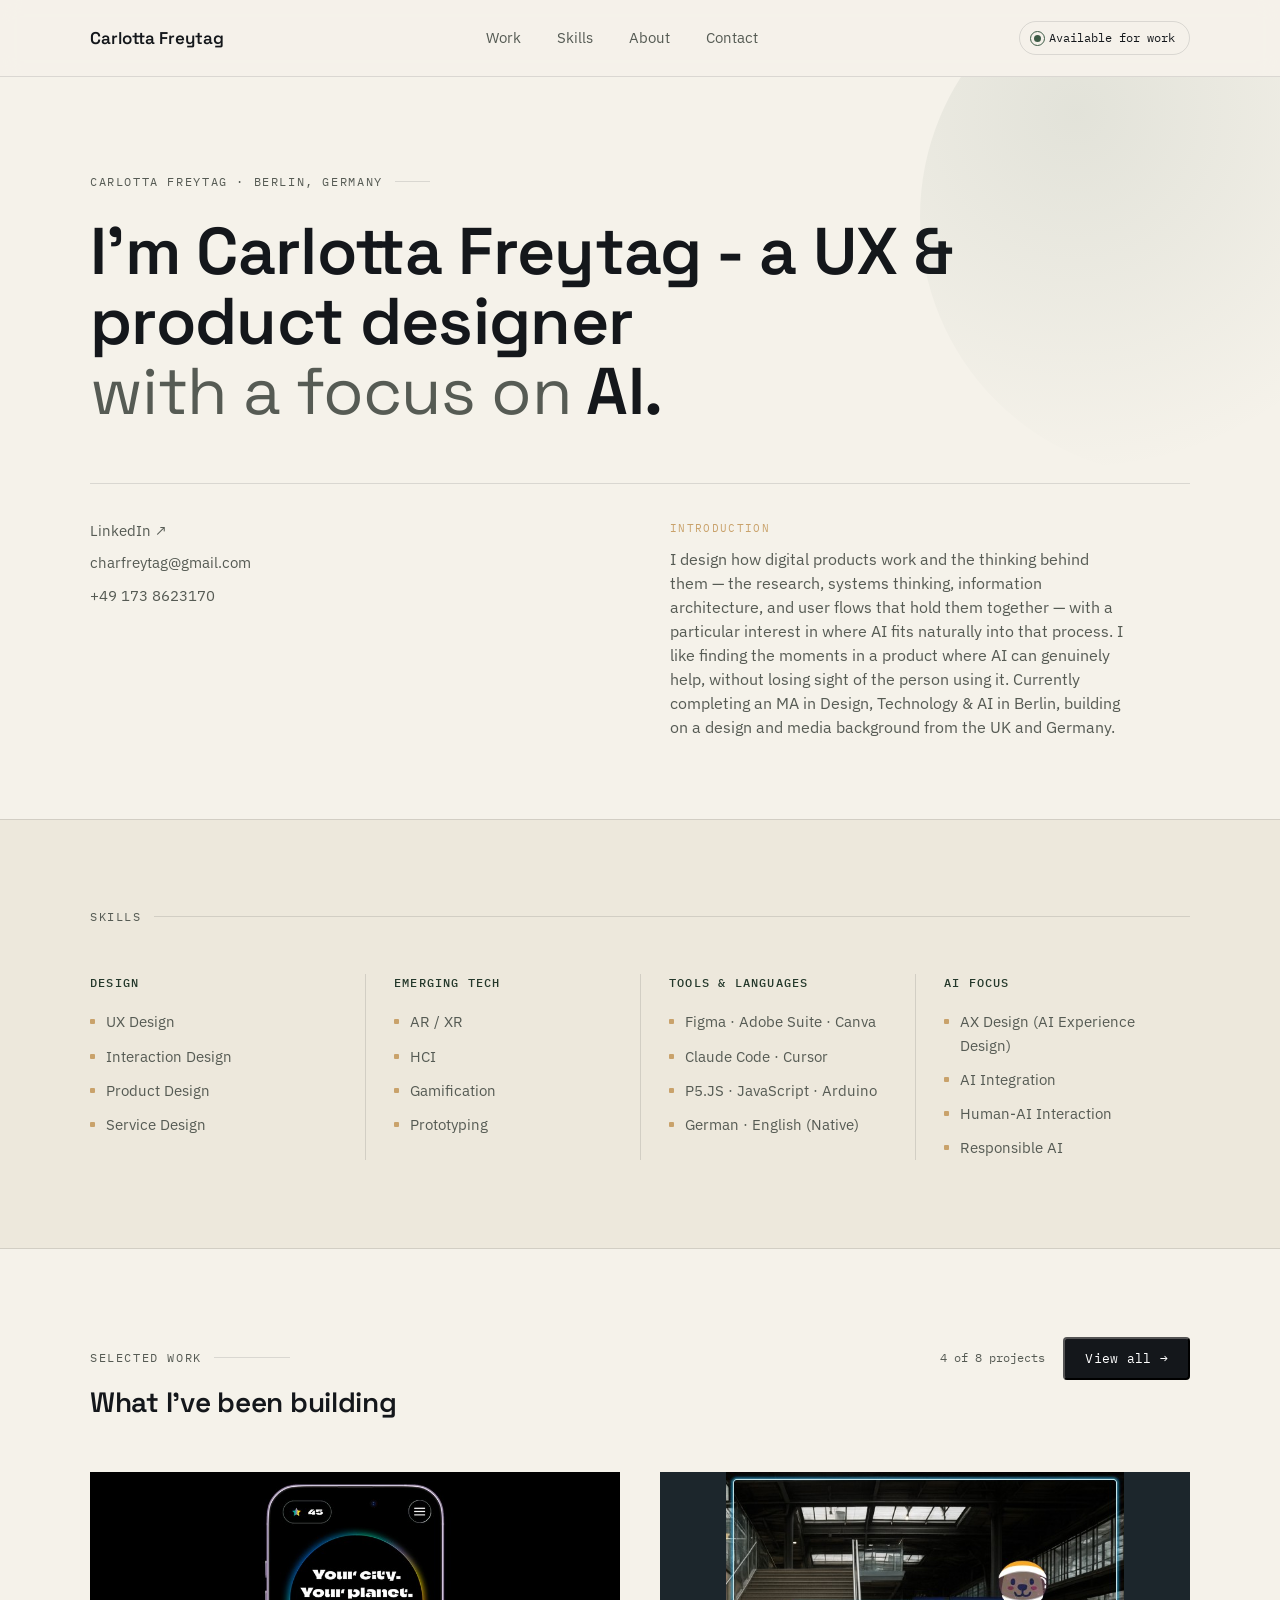
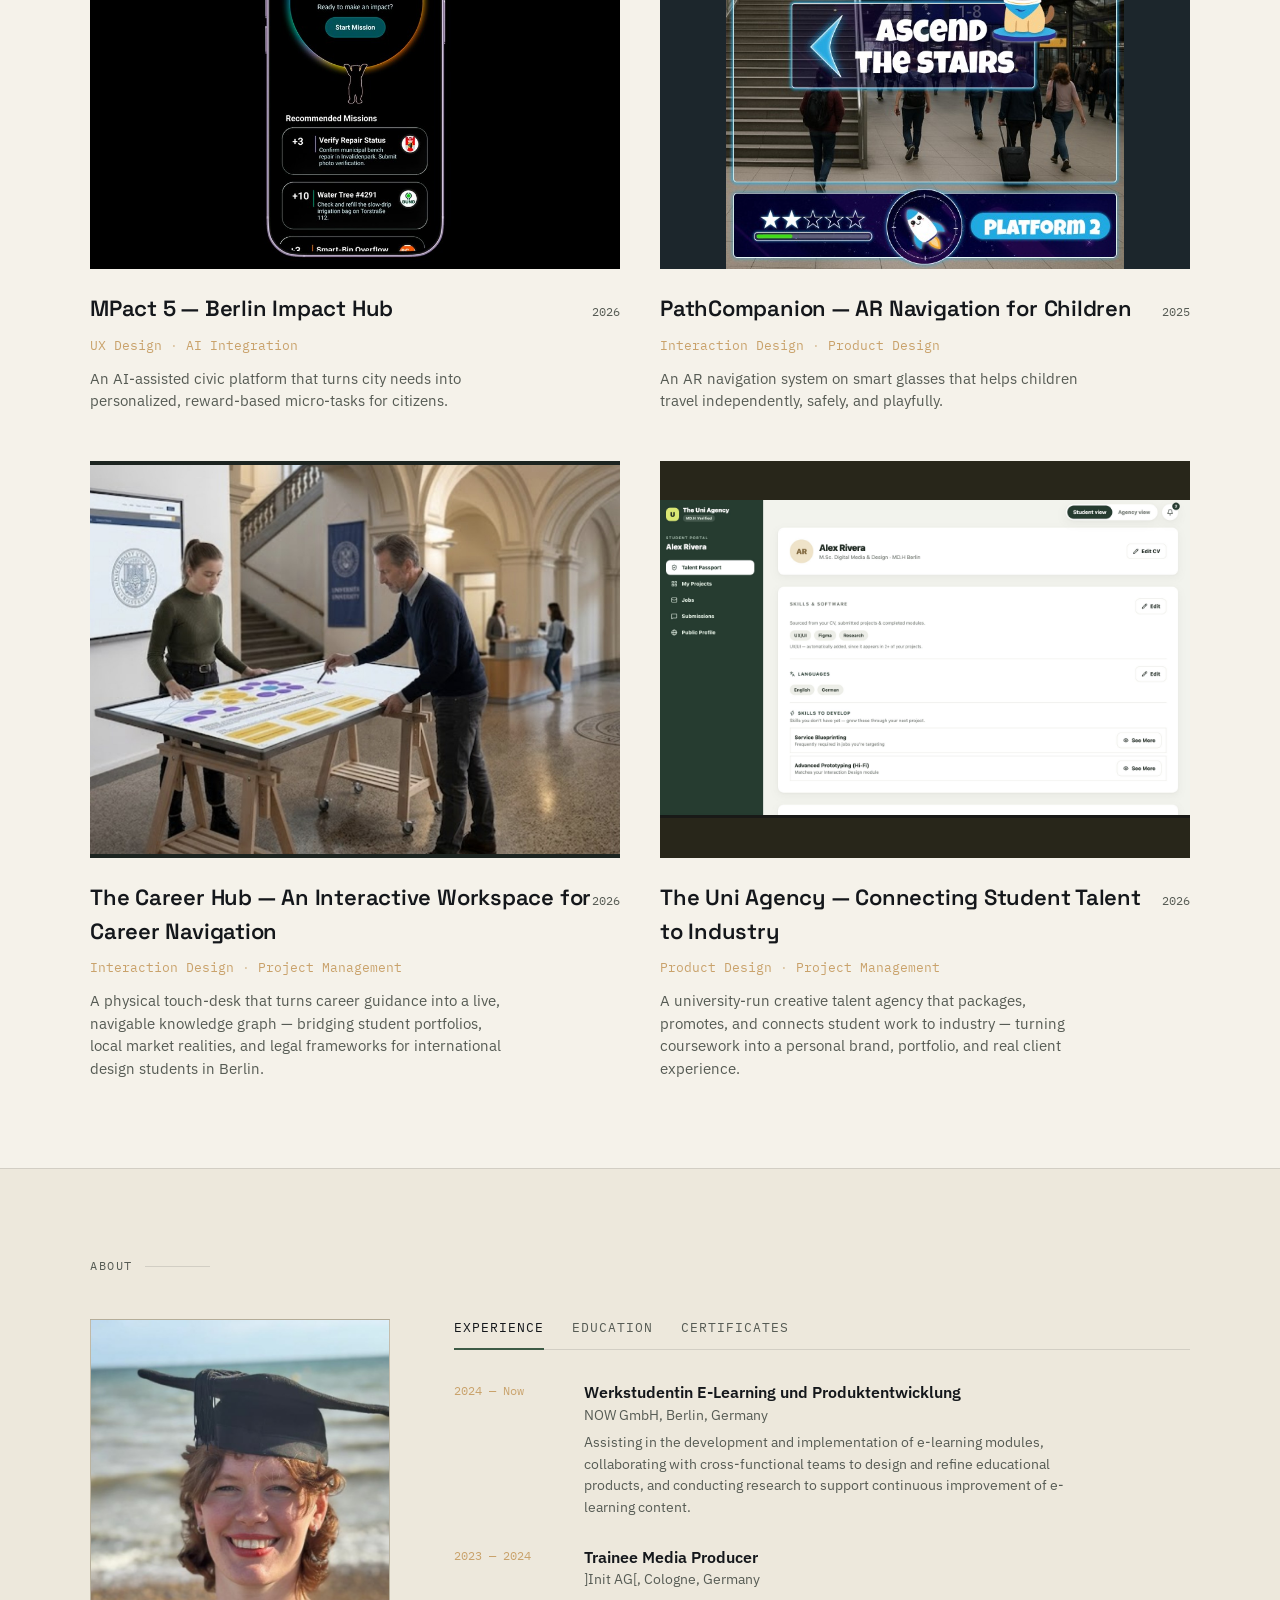
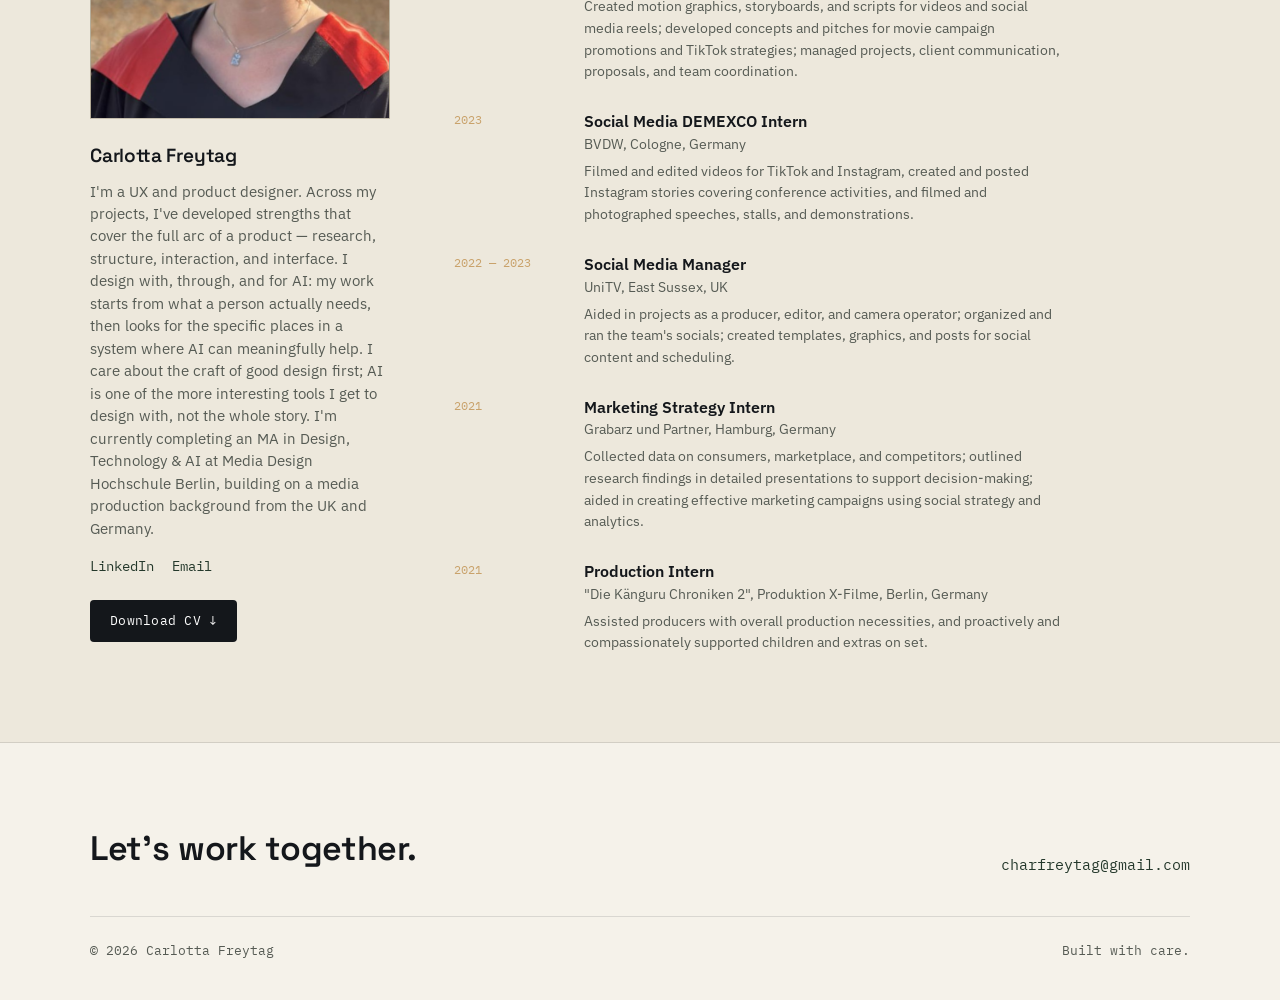
<file: index.html>
<!DOCTYPE html>
<html lang="en">
<head>
<meta charset="UTF-8">
<meta name="viewport" content="width=device-width, initial-scale=1.0">
<title>Carlotta Freytag — Portfolio</title>
<link rel="preconnect" href="https://fonts.googleapis.com">
<link href="https://fonts.googleapis.com/css2?family=Space+Grotesk:wght@400;500;600;700&family=IBM+Plex+Sans:wght@400;500;600&family=IBM+Plex+Mono:wght@400;500&display=swap" rel="stylesheet">
<link rel="stylesheet" href="project-modal.css">
<style>
  :root{
    --bg: #F5F2EA;
    --bg-alt: #EDE8DC;
    --ink: #14171B;
    --ink-soft: #565B54;
    --line: rgba(20,23,27,0.12);
    --moss: #3D5A45;
    --moss-deep: #24382B;
    --ochre: #C9A26B;
    --card: #FFFFFF;
    --radius: 2px;
    --wrap: 1180px;
  }
  *{margin:0;padding:0;box-sizing:border-box;}
  html{scroll-behavior:smooth;}
  body{
    background:var(--bg);
    color:var(--ink);
    font-family:'IBM Plex Sans', sans-serif;
    font-size:16px;
    line-height:1.55;
    -webkit-font-smoothing:antialiased;
  }
  .wrap{max-width:var(--wrap); margin:0 auto; padding:0 40px;}
  h1,h2,h3{font-family:'Space Grotesk', sans-serif; letter-spacing:-0.01em;}
  .eyebrow{
    font-family:'IBM Plex Mono', monospace;
    font-size:11.5px;
    letter-spacing:0.14em;
    text-transform:uppercase;
    color:var(--ink-soft);
    display:flex; align-items:center; gap:12px;
  }
  .eyebrow::after{content:""; flex:1; height:1px; background:var(--line);}
  a{color:inherit; text-decoration:none;}

  /* ---------- NAV ---------- */
  header{
    position:sticky; top:0; z-index:50;
    background:rgba(245,242,234,0.86);
    backdrop-filter:blur(10px);
    border-bottom:1px solid var(--line);
  }
  nav.wrap{
    display:flex; align-items:center; justify-content:space-between;
    height:76px;
  }
  .logo{font-family:'Space Grotesk', sans-serif; font-weight:600; font-size:17px;}
  .nav-links{display:flex; gap:36px; font-size:14.5px; color:var(--ink-soft);}
  .nav-links a{position:relative; padding:4px 0;}
  .nav-links a:hover{color:var(--ink);}
  .nav-links a::after{
    content:""; position:absolute; left:0; bottom:0; width:0; height:1px;
    background:var(--moss); transition:width .25s ease;
  }
  .nav-links a:hover::after{width:100%;}
  .badge{
    display:flex; align-items:center; gap:8px;
    font-family:'IBM Plex Mono', monospace; font-size:12px;
    border:1px solid var(--line); border-radius:999px;
    padding:7px 14px; transition:border-color .2s, background .2s;
  }
  .badge:hover{border-color:var(--moss); background:rgba(61,90,69,0.06);}
  .dot{width:7px; height:7px; border-radius:50%; background:var(--moss); position:relative;}
  .dot::after{
    content:""; position:absolute; inset:-4px; border-radius:50%;
    border:1px solid var(--moss); animation:pulse 2.4s ease-out infinite;
  }
  @keyframes pulse{
    0%{transform:scale(0.6); opacity:0.9;}
    100%{transform:scale(2.1); opacity:0;}
  }

  /* ---------- HERO ---------- */
  .hero{padding:96px 0 80px; position:relative; overflow:hidden;}
  .hero::before{
    content:""; position:absolute; top:-120px; right:-160px;
    width:520px; height:520px; border-radius:50%;
    background:radial-gradient(circle at 30% 30%, rgba(61,90,69,0.10), transparent 70%);
    pointer-events:none;
  }
  .hero .eyebrow{margin-bottom:26px; max-width:340px;}
  .hero h1{
    font-size:clamp(38px, 5.4vw, 66px);
    font-weight:600;
    line-height:1.06;
    max-width:920px;
  }
  .hero h1 .dim{color:var(--ink-soft); font-weight:400;}
  .hero-grid{
    margin-top:56px; display:grid;
    grid-template-columns:1fr 1fr; gap:60px;
    padding-top:36px; border-top:1px solid var(--line);
  }
  .hero-contact{display:flex; flex-direction:column; gap:10px; font-size:14.5px;}
  .hero-contact a{color:var(--ink-soft); transition:color .2s;}
  .hero-contact a:hover{color:var(--moss-deep);}
  .hero-intro-label{font-family:'IBM Plex Mono', monospace; font-size:11px; letter-spacing:0.12em; text-transform:uppercase; color:var(--ochre); margin-bottom:10px;}
  .hero-intro p{color:var(--ink-soft); font-size:15.5px; max-width:460px;}

  /* ---------- SECTION SHELL ---------- */
  section{padding:88px 0;}
  section.alt{background:var(--bg-alt); border-top:1px solid var(--line); border-bottom:1px solid var(--line);}
  .sec-head{margin-bottom:48px;}
  .sec-head h2{font-size:28px; font-weight:600; margin-top:14px;}

  /* ---------- SKILLS ---------- */
  .skills-grid{display:grid; grid-template-columns:repeat(4,1fr); gap:0;}
  .skill-col{padding:0 28px; border-left:1px solid var(--line);}
  .skill-col:first-child{border-left:none; padding-left:0;}
  .skill-col h3{
    font-family:'IBM Plex Mono', monospace; font-weight:500; font-size:12px;
    letter-spacing:0.1em; text-transform:uppercase; color:var(--moss-deep);
    margin-bottom:18px;
  }
  .skill-col ul{list-style:none; display:flex; flex-direction:column; gap:11px;}
  .skill-col li{font-size:15px; color:var(--ink); position:relative; padding-left:16px;}
  .skill-col li::before{
    content:""; position:absolute; left:0; top:9px; width:5px; height:5px;
    background:var(--ochre); border-radius:1px;
  }
  .skill-col li a{
    color:inherit; border-bottom:1px solid transparent; transition:color .2s, border-color .2s;
  }
  .skill-col li a:hover{color:var(--moss-deep); border-bottom-color:var(--moss-deep);}
  .skill-col li.static{color:var(--ink-soft);}

  /* ---------- WORK ---------- */
  .work-count{font-family:'IBM Plex Mono', monospace; font-size:12px; color:var(--ink-soft);}
  .work-filters{
    display:none; flex-wrap:wrap; gap:10px; padding:20px 0 28px;
    border-top:1px solid var(--line); border-bottom:1px solid var(--line); margin-bottom:36px;
  }
  .work-filters.show{display:flex;}
  .filter-chip{
    font-family:'IBM Plex Mono', monospace; font-size:12.5px; letter-spacing:0.03em;
    padding:8px 16px; border:1px solid var(--line); border-radius:999px; cursor:pointer;
    color:var(--ink-soft); background:transparent; transition:all .2s;
  }
  .filter-chip:hover{border-color:var(--moss); color:var(--ink);}
  .filter-chip.active{background:var(--moss-deep); border-color:var(--moss-deep); color:#fff;}
  .work-card.hidden{display:none;}
  .work-card.card-enter{opacity:0; transform:translateY(10px);}
  .work-card.card-enter-active{opacity:1; transform:translateY(0); transition:opacity .45s ease, transform .45s ease;}
  .work-card.card-exit{opacity:0; transform:translateY(-6px); transition:opacity .3s ease, transform .3s ease;}
  .work-grid{display:grid; grid-template-columns:1fr 1fr; gap:48px 40px;}
  .work-card{background:var(--bg); padding:0; display:block; cursor:pointer;}
  .work-card:hover h3{color:var(--moss-deep);}
  .work-media{
    aspect-ratio:4/3; position:relative; overflow:hidden;
    background:var(--moss-deep);
  }
  .work-media span{
    position:absolute; left:20px; bottom:18px;
    font-family:'IBM Plex Mono', monospace; font-size:13px; color:rgba(255,255,255,0.4);
    letter-spacing:0.02em;
  }
  /* Shows a real image (tileImage in projects-data.js) instead of the flat
     gradient color block on a project card. Background stays black so a
     dark-background screenshot or logo blends in cleanly (object-fit:contain
     means the whole image is visible with no cropping, letterboxed if needed). */
  .work-media.has-image{background:#000;}
  .work-media.has-image img{width:100%; height:100%; object-fit:contain; display:block;}
  .work-card:nth-child(2) .work-media{background:#1c262c;}
  .work-card:nth-child(3) .work-media{background:#1c2420;}
  .work-card:nth-child(4) .work-media{background:#28261a;}
  .work-card:nth-child(5) .work-media{background:#28261a;}
  .work-card:nth-child(6) .work-media{background:#151f26;}
  .work-card:nth-child(7) .work-media{background:#2c1c24;}
  .work-card:nth-child(8) .work-media{background:#2c2015;}
  .work-media img, .work-media .ph{transition:transform .5s cubic-bezier(.2,.7,.3,1);}
  .work-card:hover .work-media span{transform:scale(1.03);}
  .work-body{padding:22px 0 0;}
  .work-top{display:flex; justify-content:space-between; align-items:baseline; margin-bottom:10px;}
  .work-body h3{font-size:22px; font-weight:600;}
  .work-year{font-family:'IBM Plex Mono', monospace; font-size:12px; color:var(--ink-soft);}
  .tags-plain{font-family:'IBM Plex Mono', monospace; font-size:13px; margin-bottom:12px;}
  .tag-plain{background:none; border:none; padding:0; color:var(--ochre); cursor:pointer; font:inherit;}
  .tag-plain:hover{color:var(--moss-deep); text-decoration:underline;}
  .tag-sep{color:var(--ochre); opacity:0.6;}
  .work-body p{font-size:14.5px; color:var(--ink-soft); max-width:420px;}

  /* ---------- ABOUT ---------- */
  .about-grid{display:grid; grid-template-columns:300px 1fr; gap:64px;}
  .portrait{
    aspect-ratio:3/4; background:linear-gradient(160deg,#DED6C2,#C7BEA6);
    border:1px solid var(--line); position:relative; overflow:hidden;
  }
  .portrait img{width:100%; height:100%; object-fit:cover; display:block;}
  .about-bio{margin-top:22px;}
  .about-bio h3{font-size:19px; font-weight:600; margin-bottom:10px;}
  .about-bio p{font-size:14.5px; color:var(--ink-soft); margin-bottom:16px;}
  .about-links{display:flex; gap:18px; font-size:13.5px; font-family:'IBM Plex Mono', monospace;}
  .about-links a{color:var(--moss-deep); border-bottom:1px solid transparent;}
  .about-links a:hover{border-bottom-color:var(--moss-deep);}
  .cv-btn{
    display:inline-flex; align-items:center; gap:8px; margin-top:22px;
    font-family:'IBM Plex Mono', monospace; font-size:13px; letter-spacing:0.02em;
    background:var(--ink); color:#fff; padding:11px 20px; border-radius:4px;
    transition:background .2s, transform .2s;
  }
  .cv-btn:hover{background:#000; transform:translateY(-1px);}

  .tabs{display:flex; gap:28px; border-bottom:1px solid var(--line); margin-bottom:30px;}
  .tab-btn{
    font-family:'IBM Plex Mono', monospace; font-size:12.5px; letter-spacing:0.08em;
    text-transform:uppercase; color:var(--ink-soft); padding-bottom:14px;
    border:none; background:none; cursor:pointer; position:relative;
  }
  .tab-btn.active{color:var(--ink);}
  .tab-btn.active::after{
    content:""; position:absolute; left:0; right:0; bottom:-1px; height:2px; background:var(--moss);
  }
  .tab-panel{display:none;}
  .tab-panel.active{display:flex; flex-direction:column; gap:26px;}
  .entry{display:grid; grid-template-columns:110px 1fr; gap:20px;}
  .entry .when{font-family:'IBM Plex Mono', monospace; font-size:12px; color:var(--ochre); padding-top:2px;}
  .entry h4{font-size:16px; font-weight:600;}
  .entry .org{font-size:13.5px; color:var(--ink-soft); margin-bottom:6px;}
  .entry p{font-size:14px; color:var(--ink-soft); max-width:480px;}

  /* ---------- FOOTER ---------- */
  footer{padding:80px 0 40px;}
  .footer-cta{display:flex; justify-content:space-between; align-items:flex-end; padding-bottom:40px; border-bottom:1px solid var(--line); flex-wrap:wrap; gap:20px;}
  .footer-cta h2{font-size:34px; font-weight:600;}
  .footer-cta a.mail{font-size:15px; color:var(--moss-deep); font-family:'IBM Plex Mono', monospace;}
  .footer-bottom{display:flex; justify-content:space-between; padding-top:24px; font-size:12.5px; color:var(--ink-soft); font-family:'IBM Plex Mono', monospace;}

  [data-reveal]{opacity:0; transform:translateY(18px); transition:opacity .6s ease, transform .6s ease;}
  [data-reveal].in{opacity:1; transform:translateY(0);}

  @media(max-width:900px){
    .hero-grid{grid-template-columns:1fr;}
    .skills-grid{grid-template-columns:1fr 1fr; row-gap:32px;}
    .skill-col:nth-child(3){border-left:none;}
    .work-grid{grid-template-columns:1fr;}
    .about-grid{grid-template-columns:1fr;}
    .portrait{max-width:220px;}
    .nav-links{display:none;}
  }
</style>
</head>
<body>

<header>
  <nav class="wrap">
    <div class="logo">Carlotta Freytag</div>
    <div class="nav-links">
      <a href="#work">Work</a>
      <a href="#skills">Skills</a>
      <a href="#about">About</a>
      <a href="#contact">Contact</a>
    </div>
    <a class="badge" href="mailto:charfreytag@gmail.com?subject=Let%27s%20work%20together"><span class="dot"></span> Available for work</a>
  </nav>
</header>

<section class="hero">
  <div class="wrap">
    <div class="eyebrow">Carlotta Freytag · Berlin, Germany</div>
    <h1>I'm Carlotta Freytag - a UX &amp; product designer<br><span class="dim">with a focus on</span> AI.</h1>

    <div class="hero-grid">
      <div class="hero-contact">
        <a href="https://www.linkedin.com/in/carlotta-freytag-839454204/" target="_blank" rel="noopener">LinkedIn ↗</a>
        <a href="mailto:charfreytag@gmail.com">charfreytag@gmail.com</a>
        <a href="tel:+491738623170">+49 173 8623170</a>
      </div>
      <div class="hero-intro">
        <div class="hero-intro-label">Introduction</div>
        <p>I design how digital products work and the thinking behind them — the research, systems thinking, information architecture, and user flows that hold them together — with a particular interest in where AI fits naturally into that process. I like finding the moments in a product where AI can genuinely help, without losing sight of the person using it. Currently completing an MA in Design, Technology &amp; AI in Berlin, building on a design and media background from the UK and Germany.</p>
      </div>
    </div>
  </div>
</section>

<section id="skills" class="alt" data-reveal>
  <div class="wrap">
    <div class="sec-head">
      <div class="eyebrow">Skills</div>
    </div>
    <div class="skills-grid">
      <div class="skill-col">
        <h3>Design</h3>
        <ul>
          <li class="static">UX Design</li>
          <li class="static">Interaction Design</li>
          <li class="static">Product Design</li>
          <li class="static">Service Design</li>
        </ul>
      </div>
      <div class="skill-col">
        <h3>Emerging Tech</h3>
        <ul>
          <li class="static">AR / XR</li>
          <li class="static">HCI</li>
          <li class="static">Gamification</li>
          <li class="static">Prototyping</li>
        </ul>
      </div>
      <div class="skill-col">
        <h3>Tools &amp; Languages</h3>
        <ul>
          <li class="static">Figma · Adobe Suite · Canva</li>
          <li class="static">Claude Code · Cursor</li>
          <li class="static">P5.JS · JavaScript · Arduino</li>
          <li class="static">German · English (Native)</li>
        </ul>
      </div>
      <div class="skill-col">
        <h3>AI Focus</h3>
        <ul>
          <li class="static">AX Design (AI Experience Design)</li>
          <li class="static">AI Integration</li>
          <li class="static">Human-AI Interaction</li>
          <li class="static">Responsible AI</li>
        </ul>
      </div>
    </div>
  </div>
</section>

<section id="work" data-reveal>
  <div class="wrap">
    <div class="sec-head" style="display:flex; justify-content:space-between; align-items:baseline;">
      <div>
        <div class="eyebrow" id="workEyebrow" style="max-width:200px;">Selected Work</div>
        <h2 id="workTitle">What I've been building</h2>
      </div>
      <div style="display:flex; align-items:center; gap:18px;">
        <span class="work-count" id="workCount">4 of 8 projects</span>
        <button class="cv-btn" id="viewAllBtn" style="margin-top:0;" onclick="toggleAllProjects()">View all →</button>
      </div>
    </div>

    <div class="work-filters" id="workFilters">
      <button class="filter-chip active" data-tag="all">All</button>
    </div>

    <div class="work-grid" id="workGrid">
      <div class="work-card" data-tags="UX Design,AI Integration,Civic Tech" data-project="mpact-5" tabindex="0" role="button" aria-haspopup="dialog">
        <div class="work-media has-image"><img src="images/mpact5-title.jpg" alt="MPact 5 title screen"></div>
        <div class="work-body">
          <div class="work-top"><h3>MPact 5 — Berlin Impact Hub</h3><span class="work-year">2026</span></div>
          <div class="tags-plain">
            <a class="tag-plain" href="projects.html?tag=UX%20Design" onclick="event.stopPropagation()">UX Design</a><span class="tag-sep"> · </span><a class="tag-plain" href="projects.html?tag=AI%20Integration" onclick="event.stopPropagation()">AI Integration</a>
          </div>
          <p>An AI-assisted civic platform that turns city needs into personalized, reward-based micro-tasks for citizens.</p>
        </div>
      </div>
      <div class="work-card" data-tags="AR/XR,Interaction Design,Product Design" data-project="pathcompanion" tabindex="0" role="button" aria-haspopup="dialog">
        <div class="work-media has-image"><img src="images/pathcompanion-ar-final.jpg" alt="PathCompanion AR guidance overlay"></div>
        <div class="work-body">
          <div class="work-top"><h3>PathCompanion — AR Navigation for Children</h3><span class="work-year">2025</span></div>
          <div class="tags-plain">
            <a class="tag-plain" href="projects.html?tag=Interaction%20Design" onclick="event.stopPropagation()">Interaction Design</a><span class="tag-sep"> · </span><a class="tag-plain" href="projects.html?tag=Product%20Design" onclick="event.stopPropagation()">Product Design</a>
          </div>
          <p>An AR navigation system on smart glasses that helps children travel independently, safely, and playfully.</p>
        </div>
      </div>
      <div class="work-card" data-tags="Interaction Design,Project Management,Physical-Digital" data-project="career-hub" tabindex="0" role="button" aria-haspopup="dialog">
        <div class="work-media has-image"><img src="images/career-hub-desk-hero.jpg" alt="The Career Hub touch-desk in use in a university lobby"></div>
        <div class="work-body">
          <div class="work-top"><h3>The Career Hub — An Interactive Workspace for Career Navigation</h3><span class="work-year">2026</span></div>
          <div class="tags-plain">
            <a class="tag-plain" href="projects.html?tag=Interaction%20Design" onclick="event.stopPropagation()">Interaction Design</a><span class="tag-sep"> · </span><a class="tag-plain" href="projects.html?tag=Project%20Management" onclick="event.stopPropagation()">Project Management</a>
          </div>
          <p>A physical touch-desk that turns career guidance into a live, navigable knowledge graph — bridging student portfolios, local market realities, and legal frameworks for international design students in Berlin.</p>
        </div>
      </div>
      <div class="work-card" data-tags="Product Design,Project Management,UX Research" data-project="uni-agency" tabindex="0" role="button" aria-haspopup="dialog">
        <div class="work-media has-image"><img src="images/uni-agency-final-talent-passport.jpg" alt="Student Talent Passport with skills, languages, and skills to develop"></div>
        <div class="work-body">
          <div class="work-top"><h3>The Uni Agency — Connecting Student Talent to Industry</h3><span class="work-year">2026</span></div>
          <div class="tags-plain">
            <a class="tag-plain" href="projects.html?tag=Product%20Design" onclick="event.stopPropagation()">Product Design</a><span class="tag-sep"> · </span><a class="tag-plain" href="projects.html?tag=Project%20Management" onclick="event.stopPropagation()">Project Management</a>
          </div>
          <p>A university-run creative talent agency that packages, promotes, and connects student work to industry — turning coursework into a personal brand, portfolio, and real client experience.</p>
        </div>
      </div>
    </div>
  </div>
</section>

<section id="about" class="alt" data-reveal>
  <div class="wrap">
    <div class="eyebrow" style="max-width:120px; margin-bottom:44px;">About</div>
    <div class="about-grid">
      <div>
        <div class="portrait"><img src="carlotta-freytag-photo.jpg" alt="Carlotta Freytag"></div>
        <div class="about-bio">
          <h3>Carlotta Freytag</h3>
          <p>I'm a UX and product designer. Across my projects, I've developed strengths that cover the full arc of a product — research, structure, interaction, and interface. I design with, through, and for AI: my work starts from what a person actually needs, then looks for the specific places in a system where AI can meaningfully help. I care about the craft of good design first; AI is one of the more interesting tools I get to design with, not the whole story. I'm currently completing an MA in Design, Technology &amp; AI at Media Design Hochschule Berlin, building on a media production background from the UK and Germany.</p>
          <div class="about-links">
            <a href="https://www.linkedin.com/in/carlotta-freytag-839454204/" target="_blank" rel="noopener">LinkedIn</a>
            <a href="mailto:charfreytag@gmail.com">Email</a>
          </div>
          <a class="cv-btn" href="Carlotta-Freytag-CV.pdf" download>Download CV ↓</a>
        </div>
      </div>

      <div>
        <div class="tabs">
          <button class="tab-btn active" data-tab="experience">Experience</button>
          <button class="tab-btn" data-tab="education">Education</button>
          <button class="tab-btn" data-tab="certificates">Certificates</button>
        </div>

        <div class="tab-panel active" id="experience">
          <div class="entry">
            <div class="when">2024 — Now</div>
            <div><h4>Werkstudentin E-Learning und Produktentwicklung</h4><div class="org">NOW GmbH, Berlin, Germany</div>
              <p>Assisting in the development and implementation of e-learning modules, collaborating with cross-functional teams to design and refine educational products, and conducting research to support continuous improvement of e-learning content.</p></div>
          </div>
          <div class="entry">
            <div class="when">2023 — 2024</div>
            <div><h4>Trainee Media Producer</h4><div class="org">]Init AG[, Cologne, Germany</div>
              <p>Created motion graphics, storyboards, and scripts for videos and social media reels; developed concepts and pitches for movie campaign promotions and TikTok strategies; managed projects, client communication, proposals, and team coordination.</p></div>
          </div>
          <div class="entry">
            <div class="when">2023</div>
            <div><h4>Social Media DEMEXCO Intern</h4><div class="org">BVDW, Cologne, Germany</div>
              <p>Filmed and edited videos for TikTok and Instagram, created and posted Instagram stories covering conference activities, and filmed and photographed speeches, stalls, and demonstrations.</p></div>
          </div>
          <div class="entry">
            <div class="when">2022 — 2023</div>
            <div><h4>Social Media Manager</h4><div class="org">UniTV, East Sussex, UK</div>
              <p>Aided in projects as a producer, editor, and camera operator; organized and ran the team's socials; created templates, graphics, and posts for social content and scheduling.</p></div>
          </div>
          <div class="entry">
            <div class="when">2021</div>
            <div><h4>Marketing Strategy Intern</h4><div class="org">Grabarz und Partner, Hamburg, Germany</div>
              <p>Collected data on consumers, marketplace, and competitors; outlined research findings in detailed presentations to support decision-making; aided in creating effective marketing campaigns using social strategy and analytics.</p></div>
          </div>
          <div class="entry">
            <div class="when">2021</div>
            <div><h4>Production Intern</h4><div class="org">"Die Känguru Chroniken 2", Produktion X-Filme, Berlin, Germany</div>
              <p>Assisted producers with overall production necessities, and proactively and compassionately supported children and extras on set.</p></div>
          </div>
        </div>

        <div class="tab-panel" id="education">
          <div class="entry">
            <div class="when">2025 — Now</div>
            <div><h4>Design – Technology and AI, MA</h4><div class="org">Media Design Hochschule, Berlin, Germany</div>
              <p>Specialized knowledge in digital technologies, artificial intelligence, and intercultural media, combining a strong theoretical foundation with practical, real-world skills. Serving as student representative for the program.</p></div>
          </div>
          <div class="entry">
            <div class="when">2020 — 2023</div>
            <div><h4>Media Production, BA</h4><div class="org">University of Sussex, UK</div>
              <p>Media theory and practical production skills across narrative, graphic design, interactive media, UX design, sound design, photography, animation, documentary film, and screenwriting, with a focus on interactive design.</p></div>
          </div>
          <div class="entry">
            <div class="when">2018 — 2020</div>
            <div><h4>International Baccalaureate Diploma</h4><div class="org">Windermere School, UK</div>
              <p>A-grade Extended Essay in English on Edwardian Feminism; one of 11 students to receive full core points; House Council member and Photography Club Manager.</p></div>
          </div>
          <div class="entry">
            <div class="when">2017 — 2018</div>
            <div><h4>GCSE</h4><div class="org">Rydal Penrhos School, Wales</div>
              <p>Peer Mentor role.</p></div>
          </div>
          <div class="entry">
            <div class="when">2012 — 2017</div>
            <div><h4>Internationale Schule Phorms Berlin Süd</h4><div class="org">Berlin, Germany</div></div>
          </div>
          <div class="entry">
            <div class="when">2008 — 2012</div>
            <div><h4>DSNY</h4><div class="org">Deutsche Schule New York, USA</div></div>
          </div>
        </div>

        <div class="tab-panel" id="certificates">
          <div class="entry">
            <div class="when">2026</div>
            <div><h4>AI Impact Manager</h4><div class="org">Bundesverband für Digitale Wirtschaft (BVDW)</div></div>
          </div>
          <div class="entry">
            <div class="when">2025</div>
            <div><h4>AI for Designers</h4><div class="org">Interaction Design Foundation (IxDF)</div></div>
          </div>
          <div class="entry">
            <div class="when">2025</div>
            <div><h4>User Experience: The Beginner's Guide</h4><div class="org">Interaction Design Foundation (IxDF) — Top 10% distinction</div></div>
          </div>
          <div class="entry">
            <div class="when">2024</div>
            <div><h4>KI in Video Workshop</h4><div class="org">]Init AG[</div></div>
          </div>
          <div class="entry">
            <div class="when">2023</div>
            <div><h4>Spirit of Sussex Award, Gold</h4><div class="org">University of Sussex</div></div>
          </div>
          <div class="entry">
            <div class="when">2023</div>
            <div><h4>Learning Design Thinking</h4><div class="org">LinkedIn Learning</div></div>
          </div>
          <div class="entry">
            <div class="when">2018</div>
            <div><h4>IELTS — 7.5 (C1)</h4><div class="org">International English Language Testing System</div></div>
          </div>
        </div>
      </div>
    </div>
  </div>
</section>

<footer id="contact">
  <div class="wrap">
    <div class="footer-cta">
      <h2>Let's work together.</h2>
      <a class="mail" href="mailto:charfreytag@gmail.com">charfreytag@gmail.com</a>
    </div>
    <div class="footer-bottom">
      <span>© 2026 Carlotta Freytag</span>
      <span>Built with care.</span>
    </div>
  </div>
</footer>

<div class="modal-overlay" id="modalOverlay">
  <div class="modal" id="modalPanel" role="dialog" aria-modal="true" aria-labelledby="modalTitle">
    <button class="modal-close" id="modalClose" aria-label="Close project details">✕</button>
    <div class="modal-gallery" id="modalGallery"></div>
    <div class="modal-body" id="modalBody"></div>
  </div>
</div>

<script src="projects-data.js"></script>
<script src="project-modal.js"></script>
<script>
  // Tab switching
  document.querySelectorAll('.tab-btn').forEach(btn=>{
    btn.addEventListener('click', ()=>{
      document.querySelectorAll('.tab-btn').forEach(b=>b.classList.remove('active'));
      document.querySelectorAll('.tab-panel').forEach(p=>p.classList.remove('active'));
      btn.classList.add('active');
      document.getElementById(btn.dataset.tab).classList.add('active');
    });
  });

  // Scroll reveal
  const observer = new IntersectionObserver((entries)=>{
    entries.forEach(e=>{
      if(e.isIntersecting){ e.target.classList.add('in'); }
    });
  }, {threshold:0.12});
  document.querySelectorAll('[data-reveal]').forEach(el=>observer.observe(el));

  // "All" filter chip is static markup, so bind it once up front.
  document.querySelector('#workFilters [data-tag="all"]').addEventListener('click', () => applyWorkFilter('all'));

  // "View all" expand-in-place: reveals the remaining projects inside the
  // Selected Work grid instead of navigating to projects.html.
  let allProjectsExpanded = false;
  let activeWorkFilter = 'all';
  const featuredProjectIds = ['mpact-5', 'pathcompanion', 'career-hub', 'uni-agency'];

  function projectCardHTML(p) {
    const tagsHtml = p.tags.slice(0, 2).map((t, i, arr) => {
      const href = 'projects.html?tag=' + encodeURIComponent(t);
      const link = '<a class="tag-plain" href="' + href + '" onclick="event.stopPropagation()">' + t + '</a>';
      return i < arr.length - 1 ? link + '<span class="tag-sep"> · </span>' : link;
    }).join('');
    const mediaHtml = p.tileImage
      ? '<div class="work-media has-image"><img src="' + p.tileImage + '" alt="' + p.title + ' logo"></div>'
      : '<div class="work-media"><span>' + p.title + '</span></div>';
    return (
      '<div class="work-card card-enter" data-tags="' + p.tags.join(',') + '" data-project="' + p.id + '" tabindex="0" role="button" aria-haspopup="dialog">' +
        mediaHtml +
        '<div class="work-body">' +
          '<div class="work-top"><h3>' + p.title + '</h3><span class="work-year">' + p.date + '</span></div>' +
          '<div class="tags-plain">' + tagsHtml + '</div>' +
          '<p>' + p.brief + '</p>' +
        '</div>' +
      '</div>'
    );
  }

  function buildWorkFilters() {
    const filtersEl = document.getElementById('workFilters');
    filtersEl.querySelectorAll('.filter-chip:not([data-tag="all"])').forEach(c => c.remove());
    const allTags = [];
    PROJECTS.forEach(p => p.tags.forEach(t => { if (!allTags.includes(t)) allTags.push(t); }));
    allTags.forEach(tag => {
      const btn = document.createElement('button');
      btn.className = 'filter-chip';
      btn.dataset.tag = tag;
      btn.textContent = tag;
      btn.addEventListener('click', () => applyWorkFilter(tag));
      filtersEl.appendChild(btn);
    });
  }

  function applyWorkFilter(tag) {
    activeWorkFilter = tag;
    document.querySelectorAll('#workFilters .filter-chip').forEach(chip => {
      chip.classList.toggle('active', chip.dataset.tag === tag);
    });
    document.querySelectorAll('#workGrid .work-card').forEach(card => {
      const tags = (card.dataset.tags || '').split(',');
      const show = tag === 'all' || tags.includes(tag);
      card.classList.toggle('hidden', !show);
    });
  }

  function toggleAllProjects() {
    const grid = document.getElementById('workGrid');
    const btn = document.getElementById('viewAllBtn');
    const count = document.getElementById('workCount');
    const title = document.getElementById('workTitle');
    const eyebrow = document.getElementById('workEyebrow');
    const filtersEl = document.getElementById('workFilters');

    // Guard: if projects-data.js didn't load (e.g. this file is being viewed
    // on its own, without its sibling files alongside it), show a quiet
    // inline message instead of navigating anywhere or throwing an error.
    if (typeof PROJECTS === 'undefined') {
      count.textContent = 'Project data unavailable in this preview';
      btn.disabled = true;
      btn.style.opacity = '0.5';
      btn.style.cursor = 'default';
      return;
    }

    if (!allProjectsExpanded) {
      const remaining = PROJECTS.filter(p => !featuredProjectIds.includes(p.id));
      grid.insertAdjacentHTML('beforeend', remaining.map(projectCardHTML).join(''));

      // Fade the new cards in on the next frame so the opacity/transform
      // transition actually has something to animate from.
      const newCards = Array.from(grid.querySelectorAll('.work-card.card-enter'));
      requestAnimationFrame(() => {
        newCards.forEach((card, i) => {
          setTimeout(() => card.classList.add('card-enter-active'), i * 40);
        });
      });

      eyebrow.textContent = 'My Work';
      title.textContent = "Everything I've worked on";
      count.textContent = PROJECTS.length + ' of ' + PROJECTS.length + ' projects';
      btn.textContent = '← Back to Selected Work';
      buildWorkFilters();
      filtersEl.classList.add('show');
      allProjectsExpanded = true;
    } else {
      applyWorkFilter('all');
      filtersEl.classList.remove('show');

      const cards = Array.from(grid.querySelectorAll('.work-card'));
      const toRemove = cards.slice(4);
      toRemove.forEach(card => card.classList.add('card-exit'));
      setTimeout(() => toRemove.forEach(card => card.remove()), 300);

      eyebrow.textContent = 'Selected Work';
      title.textContent = "What I've been building";
      count.textContent = featuredProjectIds.length + ' of ' + PROJECTS.length + ' projects';
      btn.textContent = 'View all →';
      allProjectsExpanded = false;
    }
  }
</script>

</body>
</html>
</file>
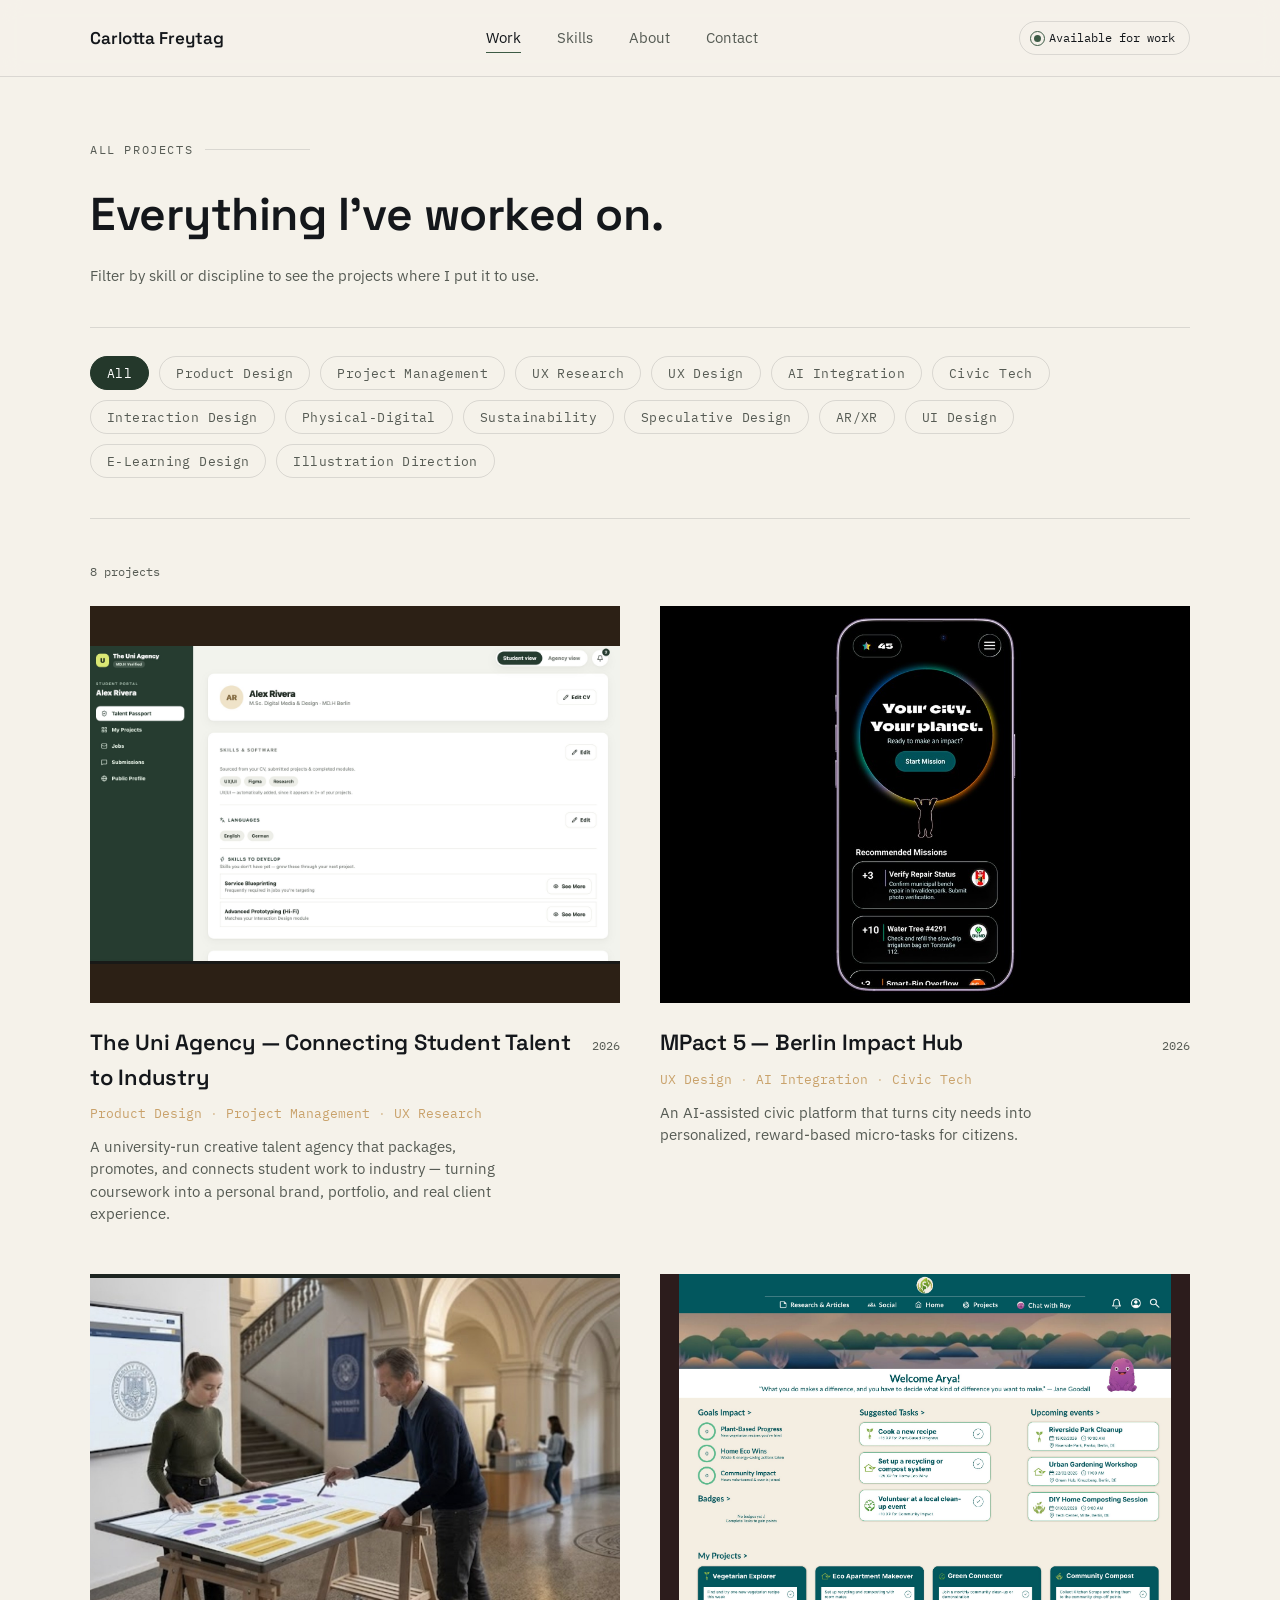
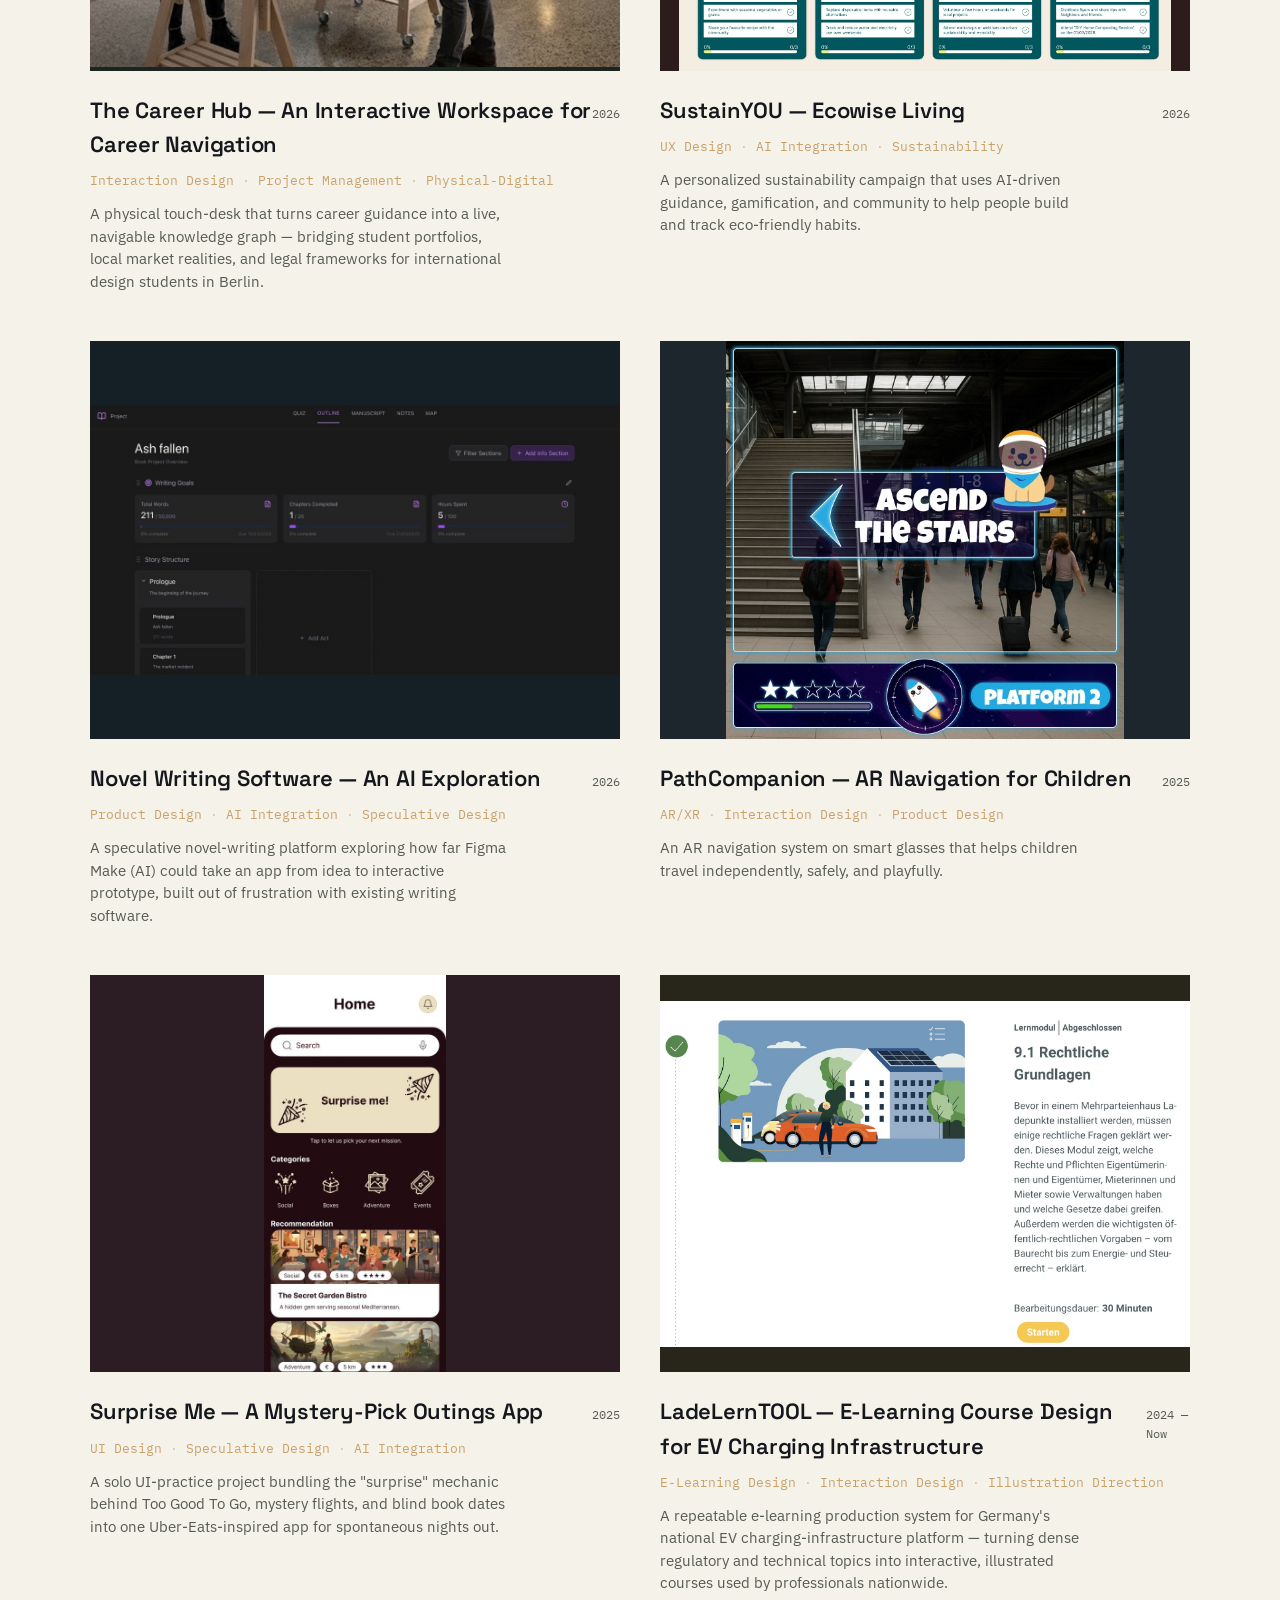
<file: projects.html>
<!DOCTYPE html>

<html lang="en">
<head>
<meta charset="utf-8"/>
<meta content="width=device-width, initial-scale=1.0" name="viewport"/>
<title>Carlotta Freytag — All Projects</title>
<link href="https://fonts.googleapis.com" rel="preconnect"/>
<link href="https://fonts.googleapis.com/css2?family=Space+Grotesk:wght@400;500;600;700&amp;family=IBM+Plex+Sans:wght@400;500;600&amp;family=IBM+Plex+Mono:wght@400;500&amp;display=swap" rel="stylesheet"/>
<link href="project-modal.css" rel="stylesheet"/>
<style>
  :root{
    --bg: #F5F2EA;
    --bg-alt: #EDE8DC;
    --ink: #14171B;
    --ink-soft: #565B54;
    --line: rgba(20,23,27,0.12);
    --moss: #3D5A45;
    --moss-deep: #24382B;
    --ochre: #C9A26B;
    --wrap: 1180px;
  }
  *{margin:0;padding:0;box-sizing:border-box;}
  html{scroll-behavior:smooth;}
  body{
    background:var(--bg); color:var(--ink);
    font-family:'IBM Plex Sans', sans-serif; font-size:16px; line-height:1.55;
    -webkit-font-smoothing:antialiased;
  }
  .wrap{max-width:var(--wrap); margin:0 auto; padding:0 40px;}
  h1,h2,h3{font-family:'Space Grotesk', sans-serif; letter-spacing:-0.01em;}
  a{color:inherit; text-decoration:none;}
  .eyebrow{
    font-family:'IBM Plex Mono', monospace; font-size:11.5px; letter-spacing:0.14em;
    text-transform:uppercase; color:var(--ink-soft); display:flex; align-items:center; gap:12px;
  }
  .eyebrow::after{content:""; flex:1; height:1px; background:var(--line);}

  header{position:sticky; top:0; z-index:50; background:rgba(245,242,234,0.86); backdrop-filter:blur(10px); border-bottom:1px solid var(--line);}
  nav.wrap{display:flex; align-items:center; justify-content:space-between; height:76px;}
  .logo{font-family:'Space Grotesk', sans-serif; font-weight:600; font-size:17px;}
  .nav-links{display:flex; gap:36px; font-size:14.5px; color:var(--ink-soft);}
  .nav-links a{position:relative; padding:4px 0;}
  .nav-links a.current{color:var(--ink);}
  .nav-links a:hover{color:var(--ink);}
  .nav-links a::after{content:""; position:absolute; left:0; bottom:0; width:0; height:1px; background:var(--moss); transition:width .25s ease;}
  .nav-links a:hover::after, .nav-links a.current::after{width:100%;}
  .badge{
    display:flex; align-items:center; gap:8px; font-family:'IBM Plex Mono', monospace; font-size:12px;
    border:1px solid var(--line); border-radius:999px; padding:7px 14px; transition:border-color .2s, background .2s;
  }
  .badge:hover{border-color:var(--moss); background:rgba(61,90,69,0.06);}
  .dot{width:7px; height:7px; border-radius:50%; background:var(--moss); position:relative;}
  .dot::after{content:""; position:absolute; inset:-4px; border-radius:50%; border:1px solid var(--moss); animation:pulse 2.4s ease-out infinite;}
  @keyframes pulse{0%{transform:scale(0.6); opacity:0.9;} 100%{transform:scale(2.1); opacity:0;}}

  .page-head{padding:64px 0 40px;}
  .page-head .eyebrow{margin-bottom:20px; max-width:220px;}
  .page-head h1{font-size:clamp(30px,4vw,46px); font-weight:600;}
  .page-head p{color:var(--ink-soft); font-size:15px; margin-top:14px; max-width:520px;}

  .filters{
    display:flex; flex-wrap:wrap; gap:10px; padding:28px 0 40px; border-top:1px solid var(--line); border-bottom:1px solid var(--line); margin-bottom:44px;
  }
  .filter-chip{
    font-family:'IBM Plex Mono', monospace; font-size:12.5px; letter-spacing:0.03em;
    padding:8px 16px; border:1px solid var(--line); border-radius:999px; cursor:pointer;
    color:var(--ink-soft); background:transparent; transition:all .2s;
  }
  .filter-chip:hover{border-color:var(--moss); color:var(--ink);}
  .filter-chip.active{background:var(--moss-deep); border-color:var(--moss-deep); color:#fff;}
  .results-count{font-family:'IBM Plex Mono', monospace; font-size:12px; color:var(--ink-soft); margin-bottom:24px;}

  .work-grid{display:grid; grid-template-columns:1fr 1fr; gap:48px 40px; margin-bottom:100px;}
  .work-card{background:var(--bg); padding:0; display:block; cursor:pointer; transition:opacity .25s, transform .25s;}
  .work-card:hover h3{color:var(--moss-deep);}
  .work-card.hidden{display:none;}
  .work-media{aspect-ratio:4/3; position:relative; overflow:hidden; background:var(--moss-deep);}
  .work-media span{position:absolute; left:20px; bottom:18px; font-family:'IBM Plex Mono', monospace; font-size:13px; color:rgba(255,255,255,0.4); letter-spacing:0.02em;}
  /* Shows a real image (tileImage in projects-data.js) instead of the flat
     gradient color block on a project card — see index.html
     for the fuller explanation of this pattern. */
  .work-media.has-image{background:#000;}
  .work-media.has-image img{width:100%; height:100%; object-fit:contain; display:block;}
  .g2 .work-media{background:#1c262c;}
  .g3 .work-media{background:#1c2420;}
  .g4 .work-media{background:#2c1c1c;}
  .g5 .work-media{background:#28261a;}
  .g6 .work-media{background:#151f26;}
  .g7 .work-media{background:#2c1c24;}
  .g8 .work-media{background:#2c2015;}
  .work-body{padding:22px 0 0;}
  .work-top{display:flex; justify-content:space-between; align-items:baseline; margin-bottom:10px;}
  .work-body h3{font-size:22px; font-weight:600; transition:color .2s;}
  .work-year{font-family:'IBM Plex Mono', monospace; font-size:12px; color:var(--ink-soft);}
  .tags-plain{font-family:'IBM Plex Mono', monospace; font-size:13px; margin-bottom:12px;}
  .tag-plain{background:none; border:none; padding:0; color:var(--ochre); cursor:pointer; font:inherit;}
  .tag-plain:hover{color:var(--moss-deep); text-decoration:underline;}
  .tag-sep{color:var(--ochre); opacity:0.6;}
  .work-body p{font-size:14.5px; color:var(--ink-soft); max-width:420px;}

  .empty-state{display:none; padding:60px 0 100px; text-align:center; color:var(--ink-soft); font-family:'IBM Plex Mono', monospace; font-size:13px;}
  .empty-state.show{display:block;}

  @media(max-width:900px){
    .work-grid{grid-template-columns:1fr;}
    .nav-links{display:none;}
  }
</style>
</head>
<body>
<header>
<nav class="wrap">
<a class="logo" href="index.html">Carlotta Freytag</a>
<div class="nav-links">
<a class="current" href="projects.html">Work</a>
<a href="index.html#skills">Skills</a>
<a href="index.html#about">About</a>
<a href="index.html#contact">Contact</a>
</div>
<a class="badge" href="mailto:charfreytag@gmail.com?subject=Let%27s%20work%20together"><span class="dot"></span> Available for work</a>
</nav>
</header>
<div class="wrap">
<div class="page-head">
<div class="eyebrow">All Projects</div>
<h1>Everything I've worked on.</h1>
<p>Filter by skill or discipline to see the projects where I put it to use.</p>
</div>
<div class="filters" id="filters">
<button class="filter-chip active" data-tag="all">All</button>
<!-- tag chips injected by script -->
</div>
<div class="results-count" id="resultsCount">8 projects</div>
<div class="work-grid" id="workGrid">
<div aria-haspopup="dialog" class="work-card g8" data-project="uni-agency" data-tags="Product Design,Project Management,UX Research" role="button" tabindex="0">
<div class="work-media has-image"><img src="images/uni-agency-final-talent-passport.jpg" alt="Student Talent Passport with skills, languages, and skills to develop"></div>
<div class="work-body">
<div class="work-top"><h3>The Uni Agency — Connecting Student Talent to Industry</h3><span class="work-year">2026</span></div>
<div class="tags-plain"><button class="tag-plain" onclick="event.stopPropagation(); selectTagFilter('Product Design')">Product Design</button><span class="tag-sep"> · </span><button class="tag-plain" onclick="event.stopPropagation(); selectTagFilter('Project Management')">Project Management</button><span class="tag-sep"> · </span><button class="tag-plain" onclick="event.stopPropagation(); selectTagFilter('UX Research')">UX Research</button></div>
<p>A university-run creative talent agency that packages, promotes, and connects student work to industry — turning coursework into a personal brand, portfolio, and real client experience.</p>
</div>
</div>
<div aria-haspopup="dialog" class="work-card" data-project="mpact-5" data-tags="UX Design,AI Integration,Civic Tech" role="button" tabindex="0">
<div class="work-media has-image"><img src="images/mpact5-title.jpg" alt="MPact 5 title screen"></div>
<div class="work-body">
<div class="work-top"><h3>MPact 5 — Berlin Impact Hub</h3><span class="work-year">2026</span></div>
<div class="tags-plain"><button class="tag-plain" onclick="event.stopPropagation(); selectTagFilter('UX Design')">UX Design</button><span class="tag-sep"> · </span><button class="tag-plain" onclick="event.stopPropagation(); selectTagFilter('AI Integration')">AI Integration</button><span class="tag-sep"> · </span><button class="tag-plain" onclick="event.stopPropagation(); selectTagFilter('Civic Tech')">Civic Tech</button></div>
<p>An AI-assisted civic platform that turns city needs into personalized, reward-based micro-tasks for citizens.</p>
</div>
</div>
<div aria-haspopup="dialog" class="work-card g3" data-project="career-hub" data-tags="Interaction Design,Project Management,Physical-Digital" role="button" tabindex="0">
<div class="work-media has-image"><img src="images/career-hub-desk-hero.jpg" alt="The Career Hub touch-desk in use in a university lobby"></div>
<div class="work-body">
<div class="work-top"><h3>The Career Hub — An Interactive Workspace for Career Navigation</h3><span class="work-year">2026</span></div>
<div class="tags-plain"><button class="tag-plain" onclick="event.stopPropagation(); selectTagFilter('Interaction Design')">Interaction Design</button><span class="tag-sep"> · </span><button class="tag-plain" onclick="event.stopPropagation(); selectTagFilter('Project Management')">Project Management</button><span class="tag-sep"> · </span><button class="tag-plain" onclick="event.stopPropagation(); selectTagFilter('Physical-Digital')">Physical-Digital</button></div>
<p>A physical touch-desk that turns career guidance into a live, navigable knowledge graph — bridging student portfolios, local market realities, and legal frameworks for international design students in Berlin.</p>
</div>
</div>
<div aria-haspopup="dialog" class="work-card g4" data-project="sustainyou" data-tags="UX Design,AI Integration,Sustainability" role="button" tabindex="0">
<div class="work-media has-image"><img src="images/sustainyou-dashboard.jpg" alt="SustainYOU home dashboard"></div>
<div class="work-body">
<div class="work-top"><h3>SustainYOU — Ecowise Living</h3><span class="work-year">2026</span></div>
<div class="tags-plain"><button class="tag-plain" onclick="event.stopPropagation(); selectTagFilter('UX Design')">UX Design</button><span class="tag-sep"> · </span><button class="tag-plain" onclick="event.stopPropagation(); selectTagFilter('AI Integration')">AI Integration</button><span class="tag-sep"> · </span><button class="tag-plain" onclick="event.stopPropagation(); selectTagFilter('Sustainability')">Sustainability</button></div>
<p>A personalized sustainability campaign that uses AI-driven guidance, gamification, and community to help people build and track eco-friendly habits.</p>
</div>
</div>
<div aria-haspopup="dialog" class="work-card g6" data-project="novel-writing-software" data-tags="Product Design,AI Integration,Speculative Design" role="button" tabindex="0">
<div class="work-media has-image"><img src="images/novel-writing-outline.jpg" alt="Book project overview with writing goals and story structure"></div>
<div class="work-body">
<div class="work-top"><h3>Novel Writing Software — An AI Exploration</h3><span class="work-year">2026</span></div>
<div class="tags-plain"><button class="tag-plain" onclick="event.stopPropagation(); selectTagFilter('Product Design')">Product Design</button><span class="tag-sep"> · </span><button class="tag-plain" onclick="event.stopPropagation(); selectTagFilter('AI Integration')">AI Integration</button><span class="tag-sep"> · </span><button class="tag-plain" onclick="event.stopPropagation(); selectTagFilter('Speculative Design')">Speculative Design</button></div>
<p>A speculative novel-writing platform exploring how far Figma Make (AI) could take an app from idea to interactive prototype, built out of frustration with existing writing software.</p>
</div>
</div>
<div aria-haspopup="dialog" class="work-card g2" data-project="pathcompanion" data-tags="AR/XR,Interaction Design,Product Design" role="button" tabindex="0">
<div class="work-media has-image"><img src="images/pathcompanion-ar-final.jpg" alt="PathCompanion AR guidance overlay"></div>
<div class="work-body">
<div class="work-top"><h3>PathCompanion — AR Navigation for Children</h3><span class="work-year">2025</span></div>
<div class="tags-plain"><button class="tag-plain" onclick="event.stopPropagation(); selectTagFilter('AR/XR')">AR/XR</button><span class="tag-sep"> · </span><button class="tag-plain" onclick="event.stopPropagation(); selectTagFilter('Interaction Design')">Interaction Design</button><span class="tag-sep"> · </span><button class="tag-plain" onclick="event.stopPropagation(); selectTagFilter('Product Design')">Product Design</button></div>
<p>An AR navigation system on smart glasses that helps children travel independently, safely, and playfully.</p>
</div>
</div>
<div aria-haspopup="dialog" class="work-card g7" data-project="surprise-me" data-tags="UI Design,Speculative Design,AI Integration" role="button" tabindex="0">
<div class="work-media has-image"><img src="images/surprise-me-home.jpg" alt="Home screen with the Surprise me! call to action and category shortcuts"></div>
<div class="work-body">
<div class="work-top"><h3>Surprise Me — A Mystery-Pick Outings App</h3><span class="work-year">2025</span></div>
<div class="tags-plain"><button class="tag-plain" onclick="event.stopPropagation(); selectTagFilter('UI Design')">UI Design</button><span class="tag-sep"> · </span><button class="tag-plain" onclick="event.stopPropagation(); selectTagFilter('Speculative Design')">Speculative Design</button><span class="tag-sep"> · </span><button class="tag-plain" onclick="event.stopPropagation(); selectTagFilter('AI Integration')">AI Integration</button></div>
<p>A solo UI-practice project bundling the "surprise" mechanic behind Too Good To Go, mystery flights, and blind book dates into one Uber-Eats-inspired app for spontaneous nights out.</p>
</div>
</div>
<div aria-haspopup="dialog" class="work-card g5" data-project="ladelerntool" data-tags="E-Learning Design,Interaction Design,Illustration Direction" role="button" tabindex="0">
<div class="work-media has-image"><img src="images/ladelerntool-mehrparteien-module-rechtliche-grundlagen.jpg" alt="Legal-basics module for the Charging at Multi-Party Buildings course"></div>
<div class="work-body">
<div class="work-top"><h3>LadeLernTOOL — E-Learning Course Design for EV Charging Infrastructure</h3><span class="work-year">2024 — Now</span></div>
<div class="tags-plain"><button class="tag-plain" onclick="event.stopPropagation(); selectTagFilter('E-Learning Design')">E-Learning Design</button><span class="tag-sep"> · </span><button class="tag-plain" onclick="event.stopPropagation(); selectTagFilter('Interaction Design')">Interaction Design</button><span class="tag-sep"> · </span><button class="tag-plain" onclick="event.stopPropagation(); selectTagFilter('Illustration Direction')">Illustration Direction</button></div>
<p>A repeatable e-learning production system for Germany's national EV charging-infrastructure platform — turning dense regulatory and technical topics into interactive, illustrated courses used by professionals nationwide.</p>
</div>
</div>
</div>

<div class="empty-state" id="emptyState">No projects match this filter yet.</div>
</div>
<div class="modal-overlay" id="modalOverlay">
<div aria-labelledby="modalTitle" aria-modal="true" class="modal" id="modalPanel" role="dialog">
<button aria-label="Close project details" class="modal-close" id="modalClose">✕</button>
<div class="modal-gallery" id="modalGallery"></div>
<div class="modal-body" id="modalBody"></div>
</div>
</div>
<script>
  const cards = Array.from(document.querySelectorAll('.work-card'));
  const filtersEl = document.getElementById('filters');
  const resultsCount = document.getElementById('resultsCount');
  const emptyState = document.getElementById('emptyState');

  // Build unique, ordered tag list from the cards themselves
  const allTags = [];
  cards.forEach(c=>{
    c.dataset.tags.split(',').forEach(t=>{
      if(!allTags.includes(t)) allTags.push(t);
    });
  });
  allTags.forEach(tag=>{
    const btn = document.createElement('button');
    btn.className = 'filter-chip';
    btn.dataset.tag = tag;
    btn.textContent = tag;
    filtersEl.appendChild(btn);
  });

  function applyFilter(tag){
    let visible = 0;
    cards.forEach(c=>{
      const tags = c.dataset.tags.split(',');
      const show = tag === 'all' || tags.includes(tag);
      c.classList.toggle('hidden', !show);
      if(show) visible++;
    });
    resultsCount.textContent = `${visible} project${visible !== 1 ? 's' : ''}`;
    emptyState.classList.toggle('show', visible === 0);

    document.querySelectorAll('.filter-chip').forEach(chip=>{
      chip.classList.toggle('active', chip.dataset.tag === tag);
    });
  }

  function updateUrlForTag(tag){
    const url = new URL(window.location);
    if(tag === 'all'){ url.searchParams.delete('tag'); }
    else{ url.searchParams.set('tag', tag); }
    history.replaceState(null, '', url);
  }

  // Lets a tag pill inside a project card apply the same filter as the chip row above.
  function selectTagFilter(tag){
    applyFilter(tag);
    updateUrlForTag(tag);
    document.getElementById('filters').scrollIntoView({behavior:'smooth', block:'center'});
  }

  filtersEl.addEventListener('click', (e)=>{
    const chip = e.target.closest('.filter-chip');
    if(!chip) return;
    applyFilter(chip.dataset.tag);
    updateUrlForTag(chip.dataset.tag);
  });

  // Read ?tag= from URL on load
  const params = new URLSearchParams(window.location.search);
  const initialTag = params.get('tag');
  const matched = initialTag && allTags.includes(initialTag);
  applyFilter(matched ? initialTag : 'all');
</script>
<script src="projects-data.js"></script>
<script src="project-modal.js"></script>
</body>
</html>
</file>
<file: project-modal.css>
/* Project case-study modal — shared across pages */

.work-card{position:relative;}
.work-card:focus-visible{outline:2px solid var(--moss); outline-offset:3px;}
.tag-link{
  font-size:11.5px; font-family:'IBM Plex Mono', monospace;
  padding:3px 9px; border:1px solid var(--line); border-radius:999px;
  color:var(--ink-soft); background:none; cursor:pointer; transition:border-color .2s, color .2s;
}
.tag-link:hover{border-color:var(--moss); color:var(--moss-deep);}

.modal-overlay{
  position:fixed; inset:0; z-index:300;
  background:rgba(18,20,17,0.55);
  backdrop-filter:blur(6px);
  display:none; align-items:flex-start; justify-content:center;
  padding:64px 24px;
  overflow-y:auto;
}
.modal-overlay.open{display:flex;}
body.modal-locked{overflow:hidden;}

.modal{
  background:var(--bg, #F5F2EA);
  width:100%; max-width:760px;
  border-radius:3px;
  position:relative;
  box-shadow:0 30px 80px rgba(0,0,0,0.35);
  animation:modalIn .28s cubic-bezier(.2,.8,.3,1);
}
@keyframes modalIn{
  from{opacity:0; transform:translateY(14px) scale(.98);}
  to{opacity:1; transform:translateY(0) scale(1);}
}

.modal-close{
  position:absolute; top:18px; right:18px; z-index:5;
  width:36px; height:36px; border-radius:50%;
  background:rgba(255,255,255,0.9); border:1px solid var(--line);
  font-family:'IBM Plex Mono', monospace; font-size:16px; line-height:1;
  cursor:pointer; display:flex; align-items:center; justify-content:center;
  color:var(--ink); transition:background .2s, transform .2s;
}
.modal-close:hover{background:#fff; transform:rotate(90deg);}

.modal-gallery{
  display:grid; grid-template-columns:1.4fr 1fr; grid-template-rows:1fr 1fr; gap:2px;
  height:280px; overflow:hidden; border-radius:3px 3px 0 0;
}
.modal-gallery .g-tile{
  position:relative; grid-row:1 / span 2;
  background:linear-gradient(135deg, var(--moss) 0%, var(--moss-deep) 100%);
}
.modal-gallery .g-tile:nth-child(2){grid-row:1; grid-column:2;}
.modal-gallery .g-tile:nth-child(3){grid-row:2; grid-column:2;}
.modal-gallery .g-tile span{
  position:absolute; left:14px; bottom:12px;
  font-family:'IBM Plex Mono', monospace; font-size:11px; color:rgba(255,255,255,0.8);
}
.modal-gallery .g-tile img{
  width:100%; height:100%; object-fit:cover; display:block;
}
.modal.g1 .g-tile{background:linear-gradient(135deg, var(--moss) 0%, var(--moss-deep) 100%);}
.modal.g2 .g-tile{background:linear-gradient(135deg,#8a7658,#3a3126);}
.modal.g3 .g-tile{background:linear-gradient(135deg,#4a5d6b,#1c262c);}
.modal.g4 .g-tile{background:linear-gradient(135deg,#6b4a4a,#2c1c1c);}
.modal.g5 .g-tile{background:linear-gradient(135deg,#5c5638,#28261a);}
.modal.g6 .g-tile{background:linear-gradient(135deg,#3d5a70,#151f26);}
.modal.g7 .g-tile{background:linear-gradient(135deg,#6b4a5c,#2c1c24);}
.modal.g8 .g-tile{background:linear-gradient(135deg,#7a5a3a,#2c2015);}
.modal.g2 .g-tile:nth-child(2){background:linear-gradient(135deg,#6f5c46,#3a3126);}
.modal.g3 .g-tile:nth-child(2){background:linear-gradient(135deg,#394852,#1c262c);}
.modal.g4 .g-tile:nth-child(2){background:linear-gradient(135deg,#573b3b,#2c1c1c);}
.modal.g5 .g-tile:nth-child(2){background:linear-gradient(135deg,#494432,#28261a);}
.modal.g6 .g-tile:nth-child(2){background:linear-gradient(135deg,#31485a,#151f26);}
.modal.g7 .g-tile:nth-child(2){background:linear-gradient(135deg,#573b4a,#2c1c24);}
.modal.g8 .g-tile:nth-child(2){background:linear-gradient(135deg,#654a2e,#2c2015);}

/* Carousel of finished-project images (used instead of the gradient tiles
   when a project has real galleryImages). */
.modal-gallery.is-carousel{display:block; position:relative; overflow:hidden; background:#0d0f0c;}
.modal-gallery.is-carousel .carousel-track{
  display:flex; height:100%; transition:transform .35s ease;
}
.modal-gallery.is-carousel .carousel-slide{
  flex:0 0 100%; height:100%; display:flex; align-items:center; justify-content:center;
}
.modal-gallery.is-carousel .carousel-slide img{
  max-width:100%; max-height:100%; object-fit:contain;
}
.carousel-btn{
  position:absolute; top:50%; transform:translateY(-50%); z-index:5;
  width:36px; height:36px; border-radius:50%; border:none; cursor:pointer;
  background:rgba(255,255,255,0.85); color:var(--ink); font-size:18px; line-height:1;
  display:flex; align-items:center; justify-content:center; transition:background .2s;
}
.carousel-btn:hover{background:#fff;}
.carousel-btn.prev{left:14px;}
.carousel-btn.next{right:14px;}
.carousel-dots{
  position:absolute; bottom:14px; left:50%; transform:translateX(-50%); z-index:5;
  display:flex; gap:6px;
}
.carousel-dot{
  width:7px; height:7px; border-radius:50%; border:none; padding:0; cursor:pointer;
  background:rgba(255,255,255,0.4);
}
.carousel-dot.active{background:#fff;}

.modal-body{padding:36px 40px 44px;}
.modal-meta{display:flex; justify-content:space-between; align-items:flex-start; gap:20px; margin-bottom:14px; flex-wrap:wrap;}
.modal-tags{display:flex; gap:8px; flex-wrap:wrap; margin-bottom:16px;}
.modal-tags .tag{
  font-size:11.5px; font-family:'IBM Plex Mono', monospace;
  padding:3px 9px; border:1px solid var(--line); border-radius:999px; color:var(--ink-soft);
}
.modal-body h2{font-family:'Space Grotesk', sans-serif; font-size:26px; font-weight:600; margin-bottom:10px;}
.modal-date{font-family:'IBM Plex Mono', monospace; font-size:12px; color:var(--ink-soft); white-space:nowrap; padding-top:4px;}
.modal-brief{font-size:15px; color:var(--ink-soft); max-width:560px; margin-bottom:22px;}
.modal-live{
  display:inline-flex; align-items:center; gap:8px;
  font-family:'IBM Plex Mono', monospace; font-size:13px; color:#fff;
  background:var(--ink); padding:10px 18px; border-radius:4px;
  margin-bottom:30px; transition:background .2s;
}
.modal-live:hover{background:#000;}

.modal-divider{height:1px; background:var(--line); margin:30px 0;}

.modal-tabs .tabs{display:flex; gap:28px; border-bottom:1px solid var(--line); margin-bottom:26px;}
.modal-tabs .tab-btn{
  font-family:'IBM Plex Mono', monospace; font-size:12.5px; letter-spacing:0.08em;
  text-transform:uppercase; color:var(--ink-soft); padding-bottom:14px;
  border:none; background:none; cursor:pointer; position:relative;
}
.modal-tabs .tab-btn.active{color:var(--ink);}
.modal-tabs .tab-btn.active::after{
  content:""; position:absolute; left:0; right:0; bottom:-1px; height:2px; background:var(--moss);
}
.modal-tabs .tab-panel{display:none;}
.modal-tabs .tab-panel.active{display:block;}

.modal-section{margin-bottom:0;}
.modal-section h3{
  font-family:'IBM Plex Mono', monospace; font-size:12px; letter-spacing:0.1em; text-transform:uppercase;
  color:var(--moss-deep); margin-bottom:10px;
}
.modal-section p{font-size:14.5px; color:var(--ink); line-height:1.65; max-width:600px;}
.modal-img-placeholder{
  margin-top:16px; height:200px; border-radius:3px; position:relative; overflow:hidden;
  background:repeating-linear-gradient(135deg, var(--bg-alt, #EDE8DC), var(--bg-alt, #EDE8DC) 10px, rgba(20,23,27,0.04) 10px, rgba(20,23,27,0.04) 20px);
  border:1px dashed var(--line);
}
.modal-img-placeholder span{
  position:absolute; inset:0; display:flex; align-items:center; justify-content:center;
  font-family:'IBM Plex Mono', monospace; font-size:11.5px; color:var(--ink-soft);
}
/* Real screenshots inside a case-study section (set via `images: [...]` in
   projects-data.js). Falls back to .modal-img-placeholder (below) if a
   section only has the old text-caption `image` field instead. */
.modal-img-grid{
  margin-top:18px; display:flex; flex-wrap:wrap; gap:12px;
}
.modal-img-grid img{
  max-height:320px; max-width:100%; border-radius:3px; border:1px solid var(--line);
  object-fit:contain; background:var(--bg-alt, #EDE8DC);
}
/* Sub-sections inside a tab that uses `stages: [...]` in projects-data.js
   (e.g. Process → Empathize/Define/Ideate/Prototype/Test). Each stage gets
   its own spaced-out block with a heading, text, optional bullet list
   (.modal-list, from `stage.list`), and optional images. */
.modal-stage{margin-bottom:34px;}
.modal-stage:last-child{margin-bottom:0;}
.modal-stage-intro{margin-bottom:28px;}
.modal-list{margin:14px 0 0; padding-left:20px;}
.modal-list li{font-size:14.5px; color:var(--ink); line-height:1.65; margin-bottom:10px;}
.modal-list li strong{color:var(--moss-deep); font-weight:600;}

@media(max-width:640px){
  .modal-overlay{padding:0;}
  .modal{max-width:100%; min-height:100vh; border-radius:0;}
  .modal-gallery{height:200px;}
  .modal-body{padding:28px 22px 40px;}
  .modal-body h2{font-size:22px;}
}
</file>
